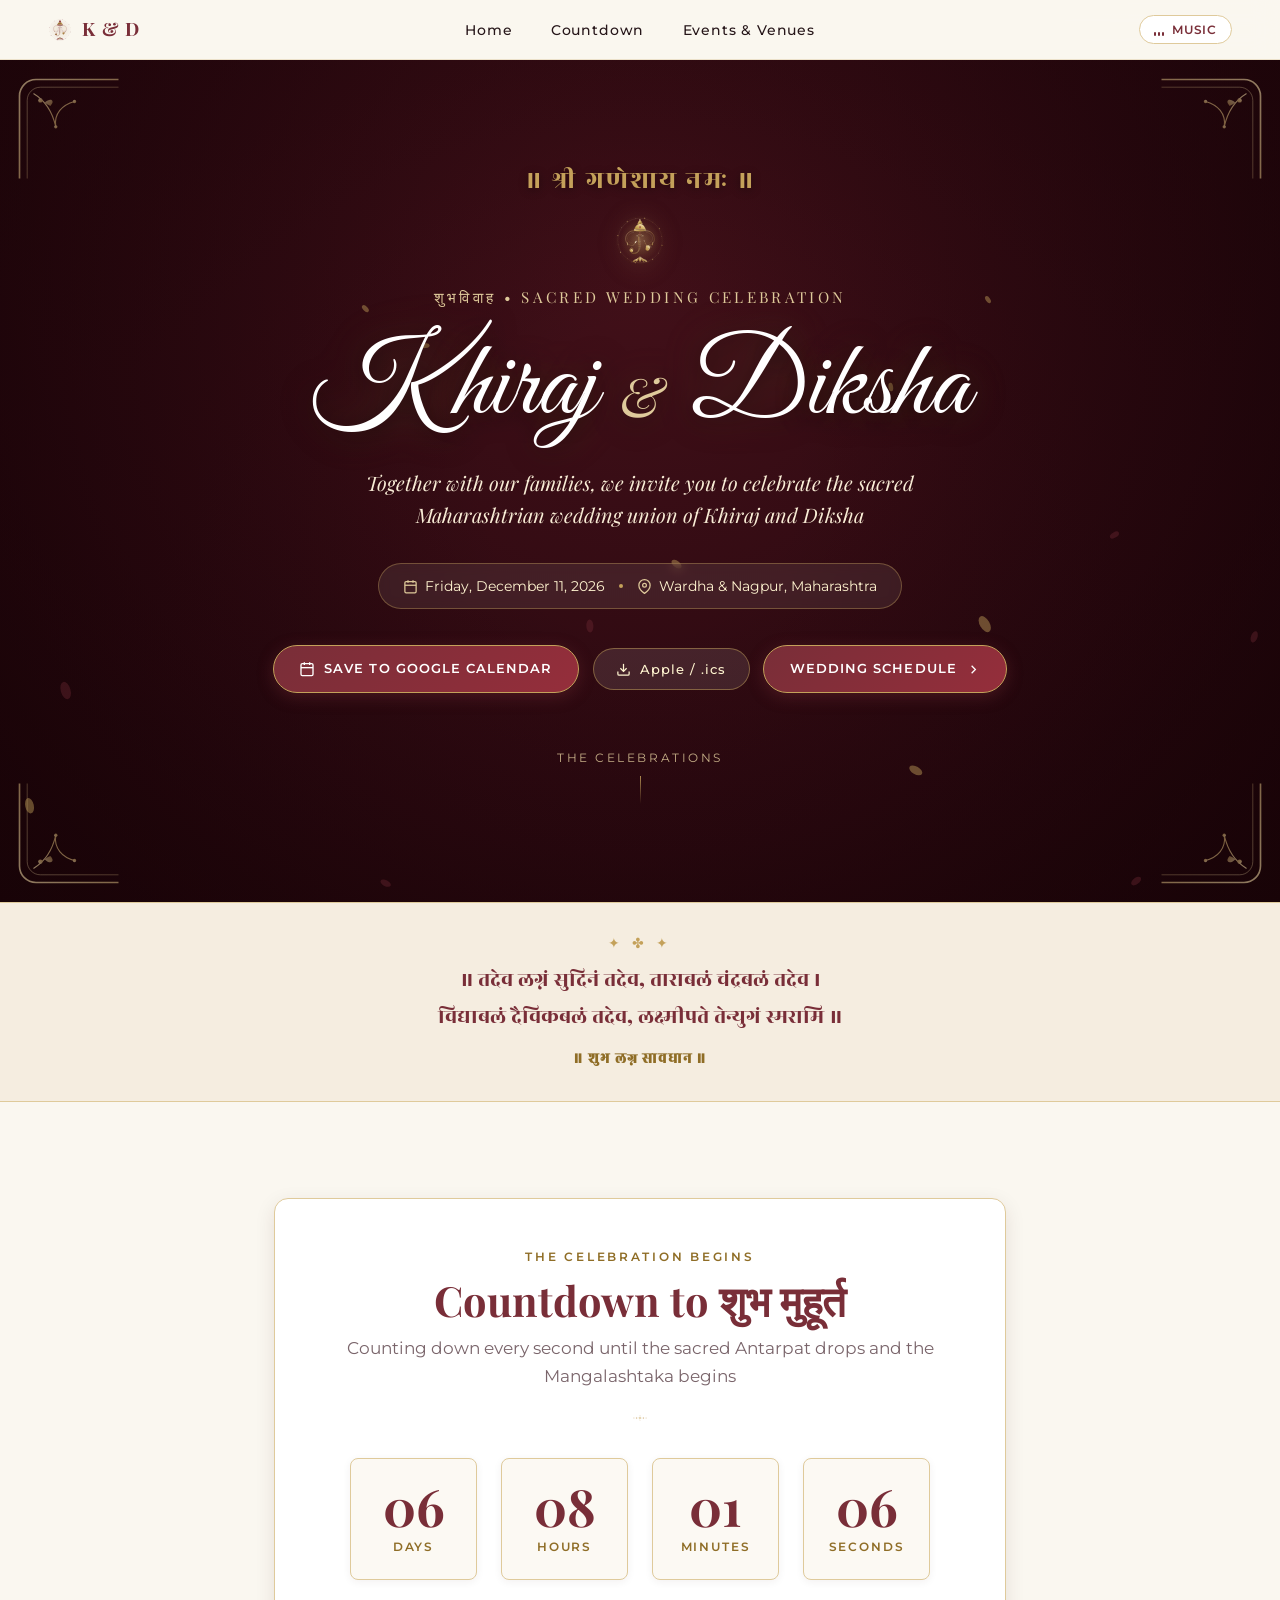
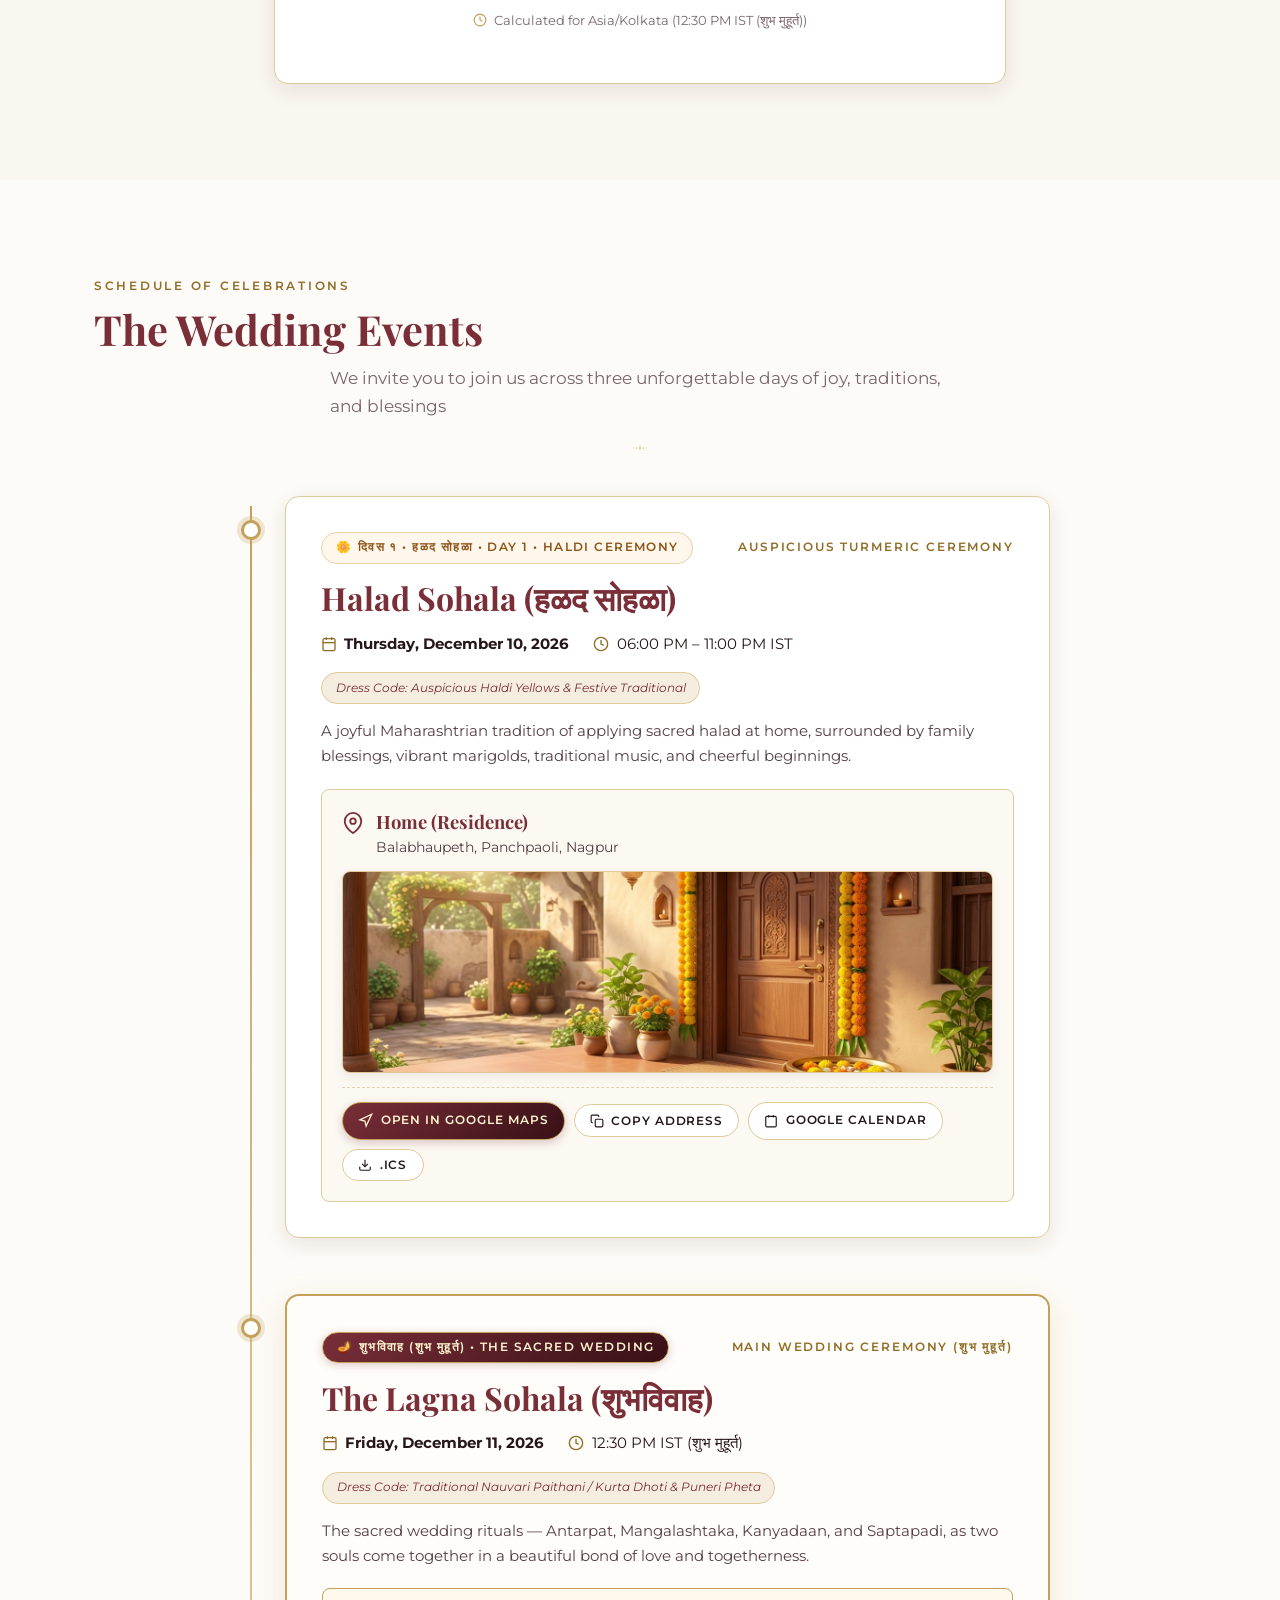
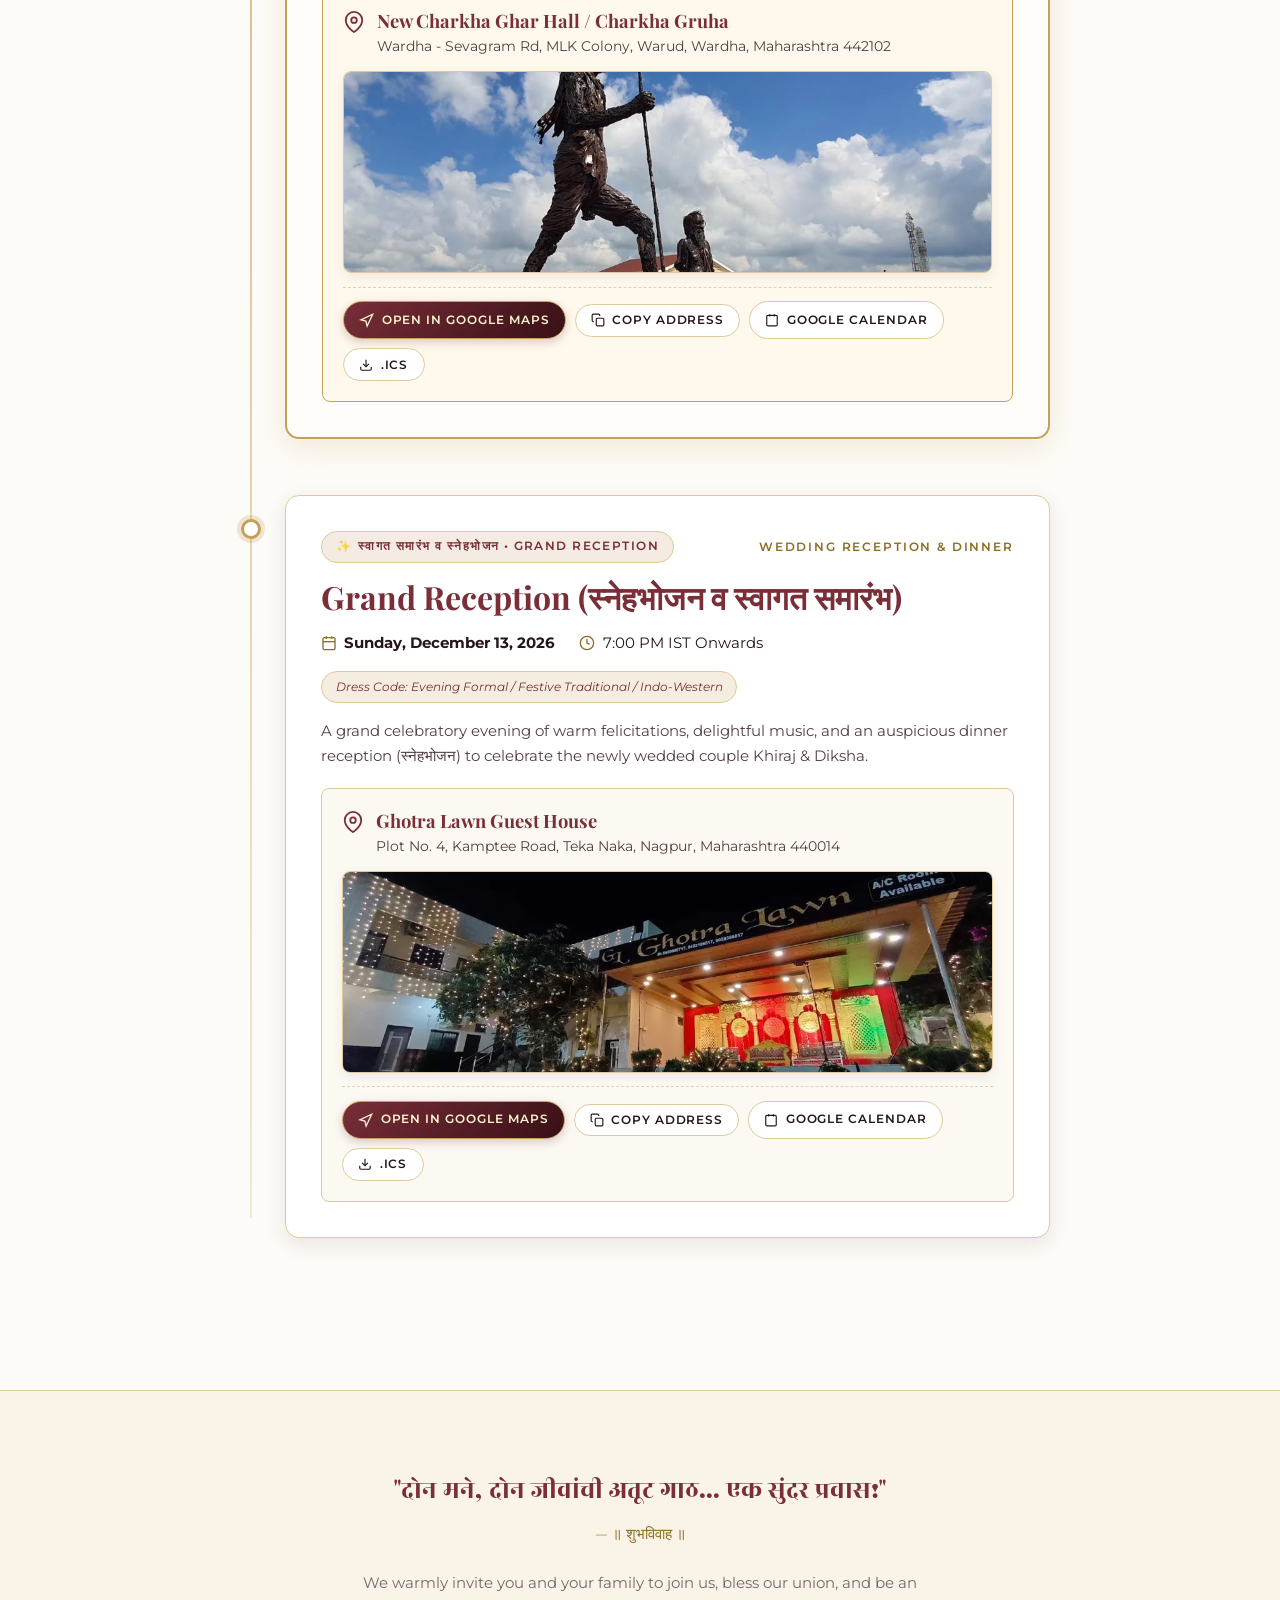
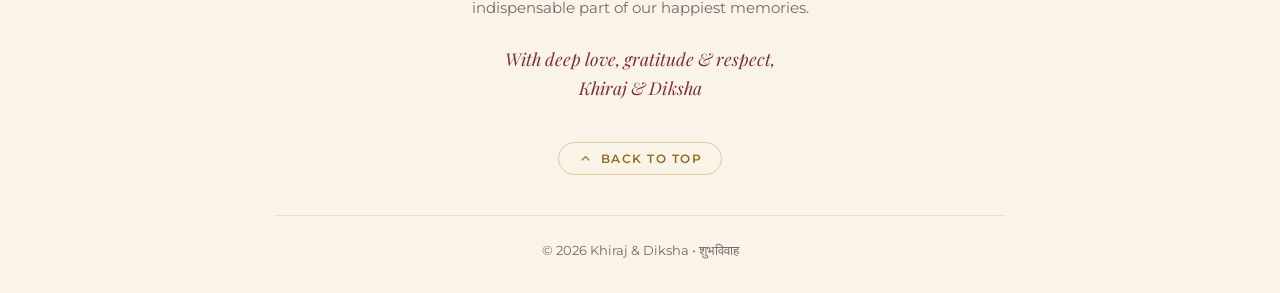
<file: index.html>
<!DOCTYPE html>
<html lang="en">
<head>
  <meta charset="UTF-8">
  <meta name="viewport" content="width=device-width, initial-scale=1.0, viewport-fit=cover">
  <!-- Primary Meta Tags -->
  <title>Khiraj &amp; Diksha — Wedding Invitation • शुभविवाह</title>
  <meta name="title" content="Khiraj &amp; Diksha — Wedding Invitation • शुभविवाह">
  <meta name="description" content="॥ श्री गणेशाय नमः ॥ Together with our families, Khiraj &amp; Diksha cordially invite you to celebrate our sacred wedding union on 10, 11 &amp; 13 December 2026. Click to explore wedding schedule, venues &amp; directions.">
  <meta name="theme-color" content="#26070E">
  <meta name="author" content="Khiraj &amp; Diksha">

  <!-- Open Graph / WhatsApp / Facebook / Telegram Sharing -->
  <meta property="og:type" content="website">
  <meta property="og:url" content="https://kdumredkar.github.io/kd-wedding/">
  <link rel="canonical" href="https://kdumredkar.github.io/kd-wedding/">
  <meta property="og:site_name" content="Khiraj &amp; Diksha Wedding">
  <meta property="og:title" content="Khiraj &amp; Diksha — Wedding Invitation • शुभविवाह">
  <meta property="og:description" content="॥ श्री गणेशाय नमः ॥ You are warmly invited to celebrate the wedding celebrations of Khiraj &amp; Diksha (10, 11 &amp; 13 Dec 2026). Tap to view invitation card, schedule &amp; venues.">
  <meta property="og:image" content="https://kdumredkar.github.io/kd-wedding/assets/images/og-wedding-invite.jpg?v=3">
  <meta property="og:image:secure_url" content="https://kdumredkar.github.io/kd-wedding/assets/images/og-wedding-invite.jpg?v=3">
  <meta property="og:image:type" content="image/jpeg">
  <meta property="og:image:width" content="1200">
  <meta property="og:image:height" content="630">
  <meta property="og:image:alt" content="Khiraj &amp; Diksha Royal Wedding Invitation Card">

  <!-- Twitter / X Card -->
  <meta name="twitter:card" content="summary_large_image">
  <meta name="twitter:title" content="Khiraj &amp; Diksha — Wedding Invitation • शुभविवाह">
  <meta name="twitter:description" content="॥ श्री गणेशाय नमः ॥ You are warmly invited to celebrate the wedding celebrations of Khiraj &amp; Diksha. Tap to view invitation card, schedule &amp; venues.">
  <meta name="twitter:image" content="https://kdumredkar.github.io/kd-wedding/assets/images/og-wedding-invite.jpg?v=3">

  <!-- Optimized Lightweight Google Fonts -->
  <link rel="preconnect" href="https://fonts.googleapis.com">
  <link rel="preconnect" href="https://fonts.gstatic.com" crossorigin>
  <link href="https://fonts.googleapis.com/css2?family=Great+Vibes&family=Montserrat:wght@400;500;600&family=Playfair+Display:wght@600;700&family=Rozha+One&display=swap" rel="stylesheet">

  <!-- Stylesheet -->
  <link rel="stylesheet" href="./css/styles.css">
</head>
<body>

  <!-- Auspicious Scroll Progress Bar (कंकण दोरा / Sacred Wedding Thread) -->
  <div id="scroll-progress-bar" class="scroll-progress-bar" aria-hidden="true"></div>

  <!-- Floating Petals & Golden Diya Embers Canvas -->
  <canvas id="petals-canvas" aria-hidden="true"></canvas>

  <!-- ================================================================
       2. STICKY NAVIGATION HEADER
       ================================================================ -->
  <header id="site-header" class="site-header" role="banner">
    <a href="#hero" class="header-monogram" aria-label="Return to top">
      <img src="./assets/images/ganpati-light.svg" class="header-monogram-crest crest-on-dark" alt="" aria-hidden="true">
      <img src="./assets/images/ganpati-dark.svg" class="header-monogram-crest crest-on-light" alt="" aria-hidden="true">
      <span id="nav-monogram">K &amp; D</span>
    </a>

    <nav aria-label="Primary Navigation">
      <ul class="nav-links">
        <li><a href="#hero" class="nav-link">Home</a></li>
        <li><a href="#countdown" class="nav-link">Countdown</a></li>
        <li><a href="#events" class="nav-link">Events &amp; Venues</a></li>
      </ul>
    </nav>

    <div class="header-actions">
      <!-- Music Toggle -->
      <button id="music-toggle" class="music-toggle-btn" type="button" aria-label="Toggle background music" title="Toggle background music">
        <div class="music-wave" aria-hidden="true">
          <span></span><span></span><span></span>
        </div>
        <span id="music-status-text">Music</span>
      </button>

      <!-- Mobile Hamburger Toggle -->
      <button id="mobile-menu-btn" class="mobile-nav-toggle" type="button" aria-expanded="false" aria-label="Toggle navigation menu">
        <svg width="22" height="22" viewBox="0 0 24 24" fill="none" stroke="currentColor" stroke-width="2" stroke-linecap="round" stroke-linejoin="round">
          <line x1="3" y1="12" x2="21" y2="12"></line>
          <line x1="3" y1="6" x2="21" y2="6"></line>
          <line x1="3" y1="18" x2="21" y2="18"></line>
        </svg>
      </button>
    </div>
  </header>

  <!-- Mobile Drawer Menu -->
  <div id="mobile-drawer" class="mobile-nav-drawer" role="dialog" aria-modal="true" aria-label="Mobile Navigation">
    <ul class="mobile-nav-list">
      <li><a href="#hero" class="mobile-nav-link">Home</a></li>
      <li><a href="#countdown" class="mobile-nav-link">Countdown</a></li>
      <li><a href="#events" class="mobile-nav-link">Events &amp; Venues</a></li>
    </ul>
  </div>

  <main id="main-content">
    <!-- ==============================================================
         3. CINEMATIC HERO SECTION
         ============================================================== -->
    <section id="hero" class="hero-section" aria-label="Hero Section">
      <div class="hero-bg-wrapper">
        <div class="hero-mandala-ambient" aria-hidden="true">
          <img src="./assets/illustrations/mandala-crest.svg" class="hero-mandala-bg" alt="" aria-hidden="true">
        </div>
      </div>
      <div class="hero-overlay" aria-hidden="true"></div>

      <!-- Royal Peshwai Paithani Corner Filigree Framing -->
      <div class="hero-corner-decorations" aria-hidden="true">
        <img src="./assets/images/floral-corner.svg" class="hero-corner hero-corner-tl" alt="">
        <img src="./assets/images/floral-corner.svg" class="hero-corner hero-corner-tr" alt="">
        <img src="./assets/images/floral-corner.svg" class="hero-corner hero-corner-bl" alt="">
        <img src="./assets/images/floral-corner.svg" class="hero-corner hero-corner-br" alt="">
      </div>

      <div class="hero-content">
        <!-- Auspicious Invocations -->
        <p id="hero-auspicious-header" class="hero-auspicious-text">॥ श्री गणेशाय नमः ॥</p>

        <!-- Sacred Lord Ganesha Auspicious Crest (Light on Dark Background) -->
        <img src="./assets/images/ganpati-light.svg" class="hero-crest" alt="Lord Ganesha Auspicious Blessing" aria-hidden="true">

        <p id="hero-tagline" class="hero-tagline">शुभविवाह • Sacred Wedding Celebration</p>

        <h1 id="hero-couple-names" class="hero-couple-names">
          <span id="hero-p1">Khiraj</span>
          <span class="hero-ampersand">&amp;</span>
          <span id="hero-p2">Diksha</span>
        </h1>

        <p id="hero-subtitle" class="hero-subtitle">
          Together with our families, we invite you to celebrate our sacred Maharashtrian wedding union
        </p>

        <!-- Date & Location Pills -->
        <div class="hero-details-row">
          <div class="hero-detail-item">
            <svg viewBox="0 0 24 24" fill="none" stroke="currentColor" stroke-width="2" aria-hidden="true">
              <rect x="3" y="4" width="18" height="18" rx="2" ry="2"/>
              <line x1="16" y1="2" x2="16" y2="6"/>
              <line x1="8" y1="2" x2="8" y2="6"/>
              <line x1="3" y1="10" x2="21" y2="10"/>
            </svg>
            <span id="hero-display-date">Friday, December 11, 2026</span>
          </div>
          <span class="hero-detail-dot" aria-hidden="true"></span>
          <div class="hero-detail-item">
            <svg viewBox="0 0 24 24" fill="none" stroke="currentColor" stroke-width="2" aria-hidden="true">
              <path d="M21 10c0 7-9 13-9 13s-9-6-9-13a9 9 0 0 1 18 0z"/>
              <circle cx="12" cy="10" r="3"/>
            </svg>
            <span id="hero-location-city">Wardha &amp; Nagpur, Maharashtra</span>
          </div>
        </div>

        <!-- Call to Action Buttons -->
        <div class="hero-actions">
          <!-- Google Calendar (1-tap on mobile phones) -->
          <a id="btn-hero-google-cal" href="https://calendar.google.com/calendar/render?action=TEMPLATE&text=Khiraj%20%26%20Diksha%27s%20Wedding%20(Lagna%20Sohala)&dates=20261211T070000Z/20261211T120000Z&details=%E0%A5%A5%20%E0%A4%B6%E0%A5%8D%E0%A4%B0%E0%A5%80%20%E0%A4%97%E0%A4%A3%E0%A5%87%E0%A4%B6%E0%A4%BE%E0%A4%AF%20%E0%A4%A8%E0%A4%AE%E0%A5%87%20%E0%A5%A5%0A%0AThe%20sacred%20Maharashtrian%20wedding%20celebration%20of%20Khiraj%20%26%20Diksha.%0AVenue%3A%20New%20Charkha%20Ghar%20Hall%2C%20Wardha.%0ALocation%20Map%3A%20https%3A%2F%2Fmaps.app.goo.gl%2FWdgeZRBRgTag9Y8R6&location=New%20Charkha%20Ghar%20Hall%20%2F%20Charkha%20Gruha%2C%20Wardha%20-%20Sevagram%20Rd%2C%20MLK%20Colony%2C%20Warud%2C%20Wardha%2C%20Maharashtra%20442102" target="_blank" rel="noopener noreferrer" class="btn-google-cal shimmer-foil">
            <svg width="16" height="16" viewBox="0 0 24 24" fill="none" stroke="currentColor" stroke-width="2" aria-hidden="true">
              <rect x="3" y="4" width="18" height="18" rx="2" ry="2"/>
              <line x1="16" y1="2" x2="16" y2="6"/>
              <line x1="8" y1="2" x2="8" y2="6"/>
              <line x1="3" y1="10" x2="21" y2="10"/>
            </svg>
            <span>Save to Google Calendar</span>
          </a>

          <!-- Apple Calendar (.ics) -->
          <button id="btn-hero-save-cal" class="btn-secondary" type="button" title="Download .ics for Apple / Outlook Calendar">
            <svg width="15" height="15" viewBox="0 0 24 24" fill="none" stroke="currentColor" stroke-width="2" aria-hidden="true">
              <path d="M21 15v4a2 2 0 0 1-2 2H5a2 2 0 0 1-2-2v-4"/>
              <polyline points="7 10 12 15 17 10"/>
              <line x1="12" y1="15" x2="12" y2="3"/>
            </svg>
            <span>Apple / .ics</span>
          </button>

          <a href="#events" class="btn-primary shimmer-foil">
            <span>Wedding Schedule</span>
            <svg width="15" height="15" viewBox="0 0 24 24" fill="none" stroke="currentColor" stroke-width="2" aria-hidden="true">
              <polyline points="9 18 15 12 9 6"/>
            </svg>
          </a>
        </div>
      </div>

      <!-- Animated Scroll Indicator -->
      <a href="#countdown" class="hero-scroll-indicator" aria-label="Scroll to wedding celebrations">
        <span class="hero-scroll-text">The Celebrations</span>
        <div class="scroll-line" aria-hidden="true"></div>
      </a>
    </section>

    <!-- ==============================================================
         3.5 AUSPICIOUS MANGALASHTAKA RIBBON
         ============================================================== -->
    <aside class="mangalashtaka-ribbon" aria-label="Auspicious Wedding Mangalashtaka Shloka">
      <div class="container-narrow">
        <div class="mangalashtaka-card reveal-on-scroll">
          <div class="mangalashtaka-crest-icon" aria-hidden="true">✦ ✤ ✦</div>
          <p class="mangalashtaka-shloka">
            ॥ तदेव लग्नं सुदिनं तदेव, ताराबलं चंद्रबलं तदेव ।<br class="shloka-br">
            विद्याबलं दैविकबलं तदेव, लक्ष्मीपते तेन्युगं स्मरामि ॥
          </p>
          <div class="mangalashtaka-subtag">
            <span>॥ शुभ लग्न सावधान ॥</span>
          </div>
        </div>
      </div>
    </aside>

    <!-- ==============================================================
         4. LIVE COUNTDOWN SECTION
         ============================================================== -->
    <section id="countdown" class="section-spacing countdown-section" aria-label="Wedding Countdown">
      <div class="container-narrow">
        <div class="countdown-box-wrapper reveal-on-scroll">
          <div class="section-header" style="margin-bottom: 2rem;">
            <p class="section-eyebrow">The Celebration Begins</p>
            <h2 id="countdown-title" class="section-title">Counting Down the Moments</h2>
            <p id="countdown-subtitle" class="section-subtitle">Until we hold hands and say 'I Do'</p>
            <img src="./assets/images/botanical-divider.svg" class="botanical-divider" alt="" aria-hidden="true">
          </div>

          <!-- Active Countdown Grid -->
          <div id="countdown-grid" class="countdown-grid" role="timer" aria-live="polite">
            <div class="countdown-unit">
              <div class="countdown-card shimmer-foil">
                <div id="count-days" class="countdown-number">00</div>
                <div class="countdown-label">Days</div>
              </div>
            </div>
            <div class="countdown-unit">
              <div class="countdown-card shimmer-foil">
                <div id="count-hours" class="countdown-number">00</div>
                <div class="countdown-label">Hours</div>
              </div>
            </div>
            <div class="countdown-unit">
              <div class="countdown-card shimmer-foil">
                <div id="count-minutes" class="countdown-number">00</div>
                <div class="countdown-label">Minutes</div>
              </div>
            </div>
            <div class="countdown-unit">
              <div class="countdown-card shimmer-foil">
                <div id="count-seconds" class="countdown-number">00</div>
                <div class="countdown-label">Seconds</div>
              </div>
            </div>
          </div>

          <!-- Celebratory Zero-state Message -->
          <div id="countdown-celebration" class="countdown-celebration" aria-live="assertive">
            <h3 class="celebration-title">✨ Today is the Day! ✨</h3>
            <p id="countdown-celebration-text" class="celebration-text">Happily Ever After Begins Now.</p>
          </div>

          <div class="countdown-timezone-note">
            <svg viewBox="0 0 24 24" fill="none" stroke="currentColor" stroke-width="2" aria-hidden="true">
              <circle cx="12" cy="12" r="10"/>
              <polyline points="12 6 12 12 16 14"/>
            </svg>
            <span id="countdown-tz-label">Calculated for Pacific Daylight Time (PDT)</span>
          </div>
        </div>
      </div>
    </section>

    <!-- ==============================================================
         5. WEDDING EVENTS TIMELINE SECTION
         ============================================================== -->
    <section id="events" class="section-spacing events-section" aria-label="Wedding Events Schedule">
      <div class="container">
        <div class="section-header reveal-on-scroll">
          <p class="section-eyebrow">Schedule of Celebrations</p>
          <h2 class="section-title">The Wedding Events</h2>
          <p class="section-subtitle">We invite you to join us across three unforgettable days of joy, traditions, and blessings</p>
          <img src="./assets/images/botanical-divider.svg" class="botanical-divider" alt="" aria-hidden="true">
        </div>

        <div id="events-timeline-container" class="timeline-container">
          <!-- Dynamic timeline cards populated by main.js -->
        </div>
      </div>
    </section>

    <!-- ==============================================================
         9. CLOSING SECTION & FOOTER
         ============================================================== -->
    <section class="closing-section" aria-label="Closing Thoughts">
      <div class="container-narrow">
        <blockquote class="closing-quote" id="closing-quote">
          "दोन मने, दोन जीवांची अतूट गाठ... एक सुंदर प्रवास!"
        </blockquote>
        <p class="closing-author" id="closing-author">— ॥ शुभविवाह ॥</p>

        <p class="closing-message" id="closing-message">
          We warmly invite you and your family to join us, bless our union, and be an indispensable part of our happiest memories.
        </p>

        <p class="closing-signature" id="closing-signature">
          With deep love, gratitude &amp; respect,<br>Khiraj &amp; Diksha
        </p>

        <button id="btn-back-to-top" class="btn-back-to-top" type="button" aria-label="Scroll back to top">
          <svg width="15" height="15" viewBox="0 0 24 24" fill="none" stroke="currentColor" stroke-width="2" aria-hidden="true">
            <polyline points="18 15 12 9 6 15"/>
          </svg>
          <span>Back to Top</span>
        </button>

        <footer class="site-footer">
          <p id="footer-text">&copy; 2026 Khiraj &amp; Diksha • शुभविवाह</p>
        </footer>
      </div>
    </section>
  </main>

  <!-- Toast Notification Bar -->
  <div id="toast-notification" class="toast-notification" role="status" aria-live="polite">
    <svg width="18" height="18" viewBox="0 0 24 24" fill="none" stroke="#DFCA9B" stroke-width="2" aria-hidden="true">
      <path d="M22 11.08V12a10 10 0 1 1-5.93-9.14"/>
      <polyline points="22 4 12 14.01 9 11.01"/>
    </svg>
    <span id="toast-message">Address copied to clipboard!</span>
  </div>

  <!-- Background Audio Player (Invisible Element) -->
  <audio id="bg-audio" preload="none"></audio>

  <!-- JavaScript Modules -->
  <script src="./js/config.js"></script>
  <script src="./js/main.js"></script>
</body>
</html>
</file>
<file: css/styles.css>
/* ===================================================================
   💍 KHIRAJ & DIKSHA — MAHARASHTRIAN WEDDING CELEBRATION
   ===================================================================
   Ultra-Lightweight, High-Performance Fine-Art Wedding Stylesheet
   Zero bloat, zero unused CSS, 100% responsive & accessible.
   =================================================================== */

:root {
  /* Royal Peshwai Color Palette */
  --color-maroon: #792E38;
  --color-maroon-dark: #381016;
  --color-maroon-deep: #25070D;
  --color-maroon-light: #9B3B48;

  --color-gold: #C4A15A;
  --color-gold-light: #DFCA9B;
  --color-gold-dark: #8F6D26;
  --color-gold-shimmer: #FFF4D0;

  --color-ivory: #FAF7F0;
  --color-ivory-warm: #FAF4E8;
  --color-champagne: #F5EDE0;
  --color-champagne-light: #FCF9F3;
  --color-border-gold: #DFCA9B;

  --color-text-dark: #261619;
  --color-text-body: #543E44;
  --color-text-muted: #7A656B;
  --color-white: #FFFFFF;

  /* Typography */
  --font-devanagari: 'Rozha One', 'Noto Serif Devanagari', serif;
  --font-serif: 'Playfair Display', Georgia, serif;
  --font-sans: 'Montserrat', -apple-system, BlinkMacSystemFont, 'Segoe UI', Roboto, sans-serif;
  --font-couple: 'Great Vibes', cursive;

  /* Layout & Radii */
  --radius-sm: 8px;
  --radius-md: 14px;
  --radius-lg: 20px;
  --radius-full: 999px;

  /* Elevation Shadows */
  --shadow-sm: 0 2px 8px rgba(56, 16, 22, 0.06);
  --shadow-md: 0 6px 20px rgba(56, 16, 22, 0.1);
  --shadow-lg: 0 12px 36px rgba(56, 16, 22, 0.14);
  --shadow-gold: 0 4px 18px rgba(196, 161, 90, 0.25);

  --transition-quick: 0.22s cubic-bezier(0.4, 0, 0.2, 1);
  --transition-smooth: 0.35s cubic-bezier(0.4, 0, 0.2, 1);
}

/* -------------------------------------------------------------------
   1. Reset & Global Styles
   ------------------------------------------------------------------- */
*, *::before, *::after {
  box-sizing: border-box;
  margin: 0;
  padding: 0;
}

html {
  scroll-behavior: smooth;
  font-size: 16px;
  -webkit-text-size-adjust: 100%;
}

body {
  background-color: var(--color-ivory);
  background-image: 
    radial-gradient(circle at 10% 20%, rgba(196, 161, 90, 0.05) 0%, transparent 40%),
    radial-gradient(circle at 90% 80%, rgba(121, 46, 56, 0.05) 0%, transparent 40%);
  color: var(--color-text-body);
  font-family: var(--font-sans);
  font-weight: 400;
  line-height: 1.65;
  overflow-x: hidden;
  position: relative;
  min-height: 100vh;
}

img, svg {
  display: block;
  max-width: 100%;
}

a {
  color: inherit;
  text-decoration: none;
}

button {
  font-family: inherit;
  border: none;
  background: none;
  cursor: pointer;
}

.container {
  width: 100%;
  max-width: 1140px;
  margin: 0 auto;
  padding: 0 1.5rem;
}

.container-narrow {
  width: 100%;
  max-width: 780px;
  margin: 0 auto;
  padding: 0 1.5rem;
}

.section-spacing {
  padding: clamp(3.5rem, 8vw, 6rem) 0;
}

/* -------------------------------------------------------------------
   2. Auspicious Scroll Progress Bar
   ------------------------------------------------------------------- */
.scroll-progress-bar {
  position: fixed;
  top: 0;
  left: 0;
  height: 3px;
  width: 0%;
  background: linear-gradient(90deg, var(--color-maroon), var(--color-gold), #FFF4D0);
  z-index: 1000;
  box-shadow: 0 0 10px rgba(196, 161, 90, 0.6);
  transition: width 0.1s linear;
}

/* Floating Petals Canvas */
#petals-canvas {
  position: fixed;
  top: 0;
  left: 0;
  width: 100%;
  height: 100%;
  pointer-events: none;
  z-index: 2;
}

/* -------------------------------------------------------------------
   3. Sticky Navigation Header
   ------------------------------------------------------------------- */
.site-header {
  position: sticky;
  top: 0;
  left: 0;
  right: 0;
  z-index: 100;
  display: flex;
  align-items: center;
  justify-content: space-between;
  padding: 0.9rem clamp(1.2rem, 4vw, 3rem);
  background: rgba(250, 247, 240, 0.94);
  backdrop-filter: blur(12px);
  -webkit-backdrop-filter: blur(12px);
  border-bottom: 1px solid rgba(196, 161, 90, 0.25);
  transition: var(--transition-quick);
}

.site-header.scrolled {
  box-shadow: 0 4px 20px rgba(56, 16, 22, 0.08);
}

.header-monogram {
  display: flex;
  align-items: center;
  gap: 0.6rem;
  font-family: var(--font-serif);
  font-size: 1.15rem;
  font-weight: 700;
  color: var(--color-maroon);
  letter-spacing: 0.08em;
}

.header-monogram-crest {
  width: 24px;
  height: 24px;
}

.crest-on-dark { display: none; }
.crest-on-light { display: block; }

.nav-links {
  display: flex;
  align-items: center;
  gap: clamp(1rem, 2.5vw, 2.2rem);
  list-style: none;
}

.nav-link {
  font-size: 0.85rem;
  font-weight: 500;
  letter-spacing: 0.06em;
  color: var(--color-text-dark);
  padding: 0.35rem 0.2rem;
  position: relative;
  transition: var(--transition-quick);
}

.nav-link::after {
  content: '';
  position: absolute;
  bottom: 0;
  left: 0;
  width: 0%;
  height: 2px;
  background: var(--color-gold);
  transition: var(--transition-quick);
}

.nav-link:hover {
  color: var(--color-maroon);
}

.nav-link:hover::after {
  width: 100%;
}

.header-actions {
  display: flex;
  align-items: center;
  gap: 0.75rem;
}

/* Music Toggle Pill */
.music-toggle-btn {
  display: inline-flex;
  align-items: center;
  gap: 0.5rem;
  padding: 0.4rem 0.85rem;
  border-radius: var(--radius-full);
  border: 1px solid var(--color-border-gold);
  background: var(--color-white);
  color: var(--color-maroon);
  font-size: 0.75rem;
  font-weight: 600;
  letter-spacing: 0.08em;
  text-transform: uppercase;
  transition: var(--transition-quick);
}

.music-toggle-btn:hover {
  background: var(--color-champagne);
  border-color: var(--color-gold);
}

.music-wave {
  display: flex;
  align-items: flex-end;
  gap: 2px;
  height: 12px;
}

.music-wave span {
  width: 2px;
  height: 4px;
  background: var(--color-maroon);
  border-radius: 1px;
}

.music-toggle-btn.playing .music-wave span:nth-child(1) { animation: wave 0.8s infinite ease-in-out; }
.music-toggle-btn.playing .music-wave span:nth-child(2) { animation: wave 0.8s 0.2s infinite ease-in-out; }
.music-toggle-btn.playing .music-wave span:nth-child(3) { animation: wave 0.8s 0.4s infinite ease-in-out; }

@keyframes wave {
  0%, 100% { height: 4px; }
  50% { height: 12px; }
}

.mobile-nav-toggle {
  display: none;
  padding: 0.35rem;
  color: var(--color-maroon);
}

/* Mobile Drawer */
.mobile-nav-drawer {
  display: none;
  position: fixed;
  top: 57px;
  left: 0;
  right: 0;
  background: rgba(250, 247, 240, 0.98);
  backdrop-filter: blur(14px);
  padding: 1.5rem;
  border-bottom: 1px solid var(--color-border-gold);
  box-shadow: var(--shadow-md);
  z-index: 99;
}

.mobile-nav-drawer.open {
  display: block;
}

.mobile-nav-list {
  list-style: none;
  display: flex;
  flex-direction: column;
  gap: 1rem;
}

.mobile-nav-link {
  font-size: 1rem;
  font-weight: 500;
  color: var(--color-text-dark);
}

/* -------------------------------------------------------------------
   4. Royal Hero Section
   ------------------------------------------------------------------- */
.hero-section {
  position: relative;
  min-height: calc(100vh - 58px);
  display: flex;
  flex-direction: column;
  align-items: center;
  justify-content: center;
  padding: 3.5rem 1.5rem;
  text-align: center;
  background: 
    radial-gradient(circle at 50% 25%, #421019 0%, #29080F 65%, #180307 100%);
  color: var(--color-white);
  overflow: hidden;
}

.hero-overlay {
  position: absolute;
  inset: 0;
  background: radial-gradient(circle at 50% 50%, transparent 20%, rgba(24, 3, 7, 0.6) 100%);
  pointer-events: none;
}

.hero-corner-decorations {
  position: absolute;
  inset: 0;
  pointer-events: none;
}

.hero-corner {
  position: absolute;
  width: clamp(65px, 10vw, 110px);
  opacity: 0.6;
}

.hero-corner-tl { top: 14px; left: 14px; }
.hero-corner-tr { top: 14px; right: 14px; transform: scaleX(-1); }
.hero-corner-bl { bottom: 14px; left: 14px; transform: scaleY(-1); }
.hero-corner-br { bottom: 14px; right: 14px; transform: scale(-1); }

.hero-content {
  position: relative;
  z-index: 3;
  max-width: 780px;
  margin: 0 auto;
}

.hero-auspicious-text {
  font-family: var(--font-devanagari);
  font-size: clamp(1.2rem, 3vw, 1.7rem);
  color: var(--color-gold);
  letter-spacing: 0.08em;
  margin-bottom: 0.75rem;
  text-shadow: 0 2px 10px rgba(0, 0, 0, 0.4);
}

.hero-crest {
  width: 52px;
  height: 52px;
  margin: 0 auto 1.1rem auto;
  filter: drop-shadow(0 2px 12px rgba(196, 161, 90, 0.6));
}

.hero-tagline {
  font-family: var(--font-serif);
  font-size: clamp(0.78rem, 2vw, 0.95rem);
  letter-spacing: 0.22em;
  text-transform: uppercase;
  color: var(--color-gold-light);
  margin-bottom: 1.25rem;
}

.hero-couple-names {
  font-family: var(--font-couple);
  font-size: clamp(3.8rem, 11vw, 6.8rem);
  font-weight: 400;
  line-height: 1.08;
  color: #FFFFFF;
  margin-bottom: 1.25rem;
  text-shadow: 0 4px 25px rgba(0, 0, 0, 0.6), 0 0 40px rgba(196, 161, 90, 0.3);
}

.hero-couple-names .hero-ampersand {
  font-family: var(--font-serif);
  font-style: italic;
  font-size: clamp(2rem, 5vw, 3.4rem);
  color: var(--color-gold-light);
  margin: 0 0.35rem;
  vertical-align: middle;
}

.hero-subtitle {
  font-family: var(--font-serif);
  font-size: clamp(1.02rem, 2.3vw, 1.25rem);
  font-style: italic;
  color: #F8ECD5;
  margin-bottom: 2rem;
  line-height: 1.6;
  max-width: 620px;
  margin-left: auto;
  margin-right: auto;
}

.hero-details-row {
  display: inline-flex;
  align-items: center;
  justify-content: center;
  gap: 0.85rem;
  padding: 0.65rem 1.5rem;
  background: rgba(255, 255, 255, 0.08);
  border: 1px solid rgba(196, 161, 90, 0.4);
  border-radius: var(--radius-full);
  margin-bottom: 2.25rem;
  backdrop-filter: blur(6px);
}

.hero-detail-item {
  display: flex;
  align-items: center;
  gap: 0.45rem;
  font-size: 0.88rem;
  color: var(--color-gold-shimmer);
}

.hero-detail-item svg {
  width: 15px;
  height: 15px;
  color: var(--color-gold-light);
}

.hero-detail-dot {
  width: 4px;
  height: 4px;
  border-radius: 50%;
  background: var(--color-gold);
}

.hero-actions {
  display: flex;
  flex-wrap: wrap;
  gap: 0.85rem;
  justify-content: center;
  align-items: center;
}

.btn-google-cal, .btn-primary {
  display: inline-flex;
  align-items: center;
  gap: 0.55rem;
  padding: 0.75rem 1.6rem;
  background: linear-gradient(135deg, var(--color-maroon) 0%, #952E3B 100%);
  color: #FFFFFF;
  border: 1px solid var(--color-gold);
  border-radius: var(--radius-full);
  font-size: 0.82rem;
  font-weight: 600;
  letter-spacing: 0.08em;
  text-transform: uppercase;
  box-shadow: 0 4px 16px rgba(121, 46, 56, 0.4);
  transition: var(--transition-quick);
}

.btn-google-cal:hover, .btn-primary:hover {
  transform: translateY(-2px);
  box-shadow: 0 6px 22px rgba(196, 161, 90, 0.35);
  background: linear-gradient(135deg, #8B333F 0%, #A63A48 100%);
}

.btn-secondary {
  display: inline-flex;
  align-items: center;
  gap: 0.55rem;
  padding: 0.75rem 1.4rem;
  background: rgba(255, 255, 255, 0.1);
  color: #FFF4D0;
  border: 1px solid rgba(196, 161, 90, 0.5);
  border-radius: var(--radius-full);
  font-size: 0.82rem;
  font-weight: 500;
  letter-spacing: 0.08em;
  transition: var(--transition-quick);
}

.btn-secondary:hover {
  background: rgba(255, 255, 255, 0.2);
  border-color: var(--color-gold);
  color: #FFFFFF;
  transform: translateY(-2px);
}

.hero-scroll-indicator {
  margin-top: 3.5rem;
  display: flex;
  flex-direction: column;
  align-items: center;
  gap: 0.5rem;
  color: var(--color-gold-light);
  opacity: 0.85;
  transition: var(--transition-quick);
}

.hero-scroll-indicator:hover {
  opacity: 1;
}

.hero-scroll-text {
  font-size: 0.72rem;
  letter-spacing: 0.22em;
  text-transform: uppercase;
}

.scroll-line {
  width: 1px;
  height: 28px;
  background: linear-gradient(180deg, var(--color-gold) 0%, transparent 100%);
  animation: scrollDown 2s infinite ease-in-out;
}

@keyframes scrollDown {
  0% { transform: scaleY(0); transform-origin: top; }
  50% { transform: scaleY(1); transform-origin: top; }
  50.1% { transform: scaleY(1); transform-origin: bottom; }
  100% { transform: scaleY(0); transform-origin: bottom; }
}

/* -------------------------------------------------------------------
   5. Auspicious Mangalashtaka Ribbon
   ------------------------------------------------------------------- */
.mangalashtaka-ribbon {
  background: var(--color-champagne);
  border-top: 1px solid var(--color-border-gold);
  border-bottom: 1px solid var(--color-border-gold);
  padding: 1.8rem 1rem;
  text-align: center;
}

.mangalashtaka-card {
  max-width: 680px;
  margin: 0 auto;
}

.mangalashtaka-crest-icon {
  color: var(--color-gold);
  font-size: 0.85rem;
  margin-bottom: 0.5rem;
  letter-spacing: 0.3em;
}

.mangalashtaka-shloka {
  font-family: var(--font-devanagari);
  font-size: clamp(1.05rem, 2.6vw, 1.35rem);
  color: var(--color-maroon);
  line-height: 1.7;
  margin-bottom: 0.6rem;
}

.mangalashtaka-subtag span {
  display: inline-block;
  font-family: var(--font-devanagari);
  font-size: 0.95rem;
  color: var(--color-gold-dark);
  font-weight: 600;
  letter-spacing: 0.08em;
}

/* -------------------------------------------------------------------
   6. Live Countdown Timer Section
   ------------------------------------------------------------------- */
.countdown-section {
  background-color: var(--color-ivory);
  text-align: center;
}

.section-header {
  margin-bottom: 2.5rem;
}

.section-eyebrow {
  font-size: 0.78rem;
  font-weight: 600;
  letter-spacing: 0.22em;
  text-transform: uppercase;
  color: var(--color-gold-dark);
  margin-bottom: 0.4rem;
}

.section-title {
  font-family: var(--font-serif);
  font-size: clamp(1.8rem, 4vw, 2.6rem);
  font-weight: 700;
  color: var(--color-maroon);
  line-height: 1.25;
  margin-bottom: 0.6rem;
}

.section-subtitle {
  font-size: clamp(0.92rem, 2vw, 1.05rem);
  color: var(--color-text-muted);
  max-width: 620px;
  margin: 0 auto 1.2rem auto;
}

.botanical-divider {
  width: 90px;
  height: 16px;
  margin: 0 auto;
  opacity: 0.85;
}

.countdown-box-wrapper {
  background: var(--color-white);
  border: 1px solid var(--color-border-gold);
  border-radius: var(--radius-md);
  padding: clamp(2rem, 5vw, 3rem) clamp(1rem, 4vw, 2.5rem);
  box-shadow: var(--shadow-md);
}

.countdown-grid {
  display: grid;
  grid-template-columns: repeat(4, 1fr);
  gap: clamp(0.6rem, 2vw, 1.5rem);
  max-width: 580px;
  margin: 0 auto 1.8rem auto;
}

.countdown-card {
  background: var(--color-champagne-light);
  border: 1px solid var(--color-border-gold);
  border-radius: var(--radius-sm);
  padding: clamp(0.9rem, 2vw, 1.4rem) 0.5rem;
  box-shadow: var(--shadow-sm);
  transition: transform var(--transition-quick);
}

.countdown-card:hover {
  transform: translateY(-2px);
  border-color: var(--color-gold);
}

.countdown-number {
  font-family: var(--font-serif);
  font-size: clamp(2rem, 5vw, 3.2rem);
  font-weight: 700;
  line-height: 1;
  color: var(--color-maroon);
  margin-bottom: 0.35rem;
}

.countdown-label {
  font-size: 0.72rem;
  font-weight: 600;
  letter-spacing: 0.16em;
  text-transform: uppercase;
  color: var(--color-gold-dark);
}

.countdown-celebration {
  display: none;
  padding: 1.5rem;
  background: var(--color-champagne);
  border-radius: var(--radius-sm);
  margin-bottom: 1.5rem;
}

.countdown-celebration.active {
  display: block;
}

.celebration-title {
  font-family: var(--font-serif);
  font-size: 1.6rem;
  color: var(--color-maroon);
  margin-bottom: 0.4rem;
}

.countdown-timezone-note {
  display: inline-flex;
  align-items: center;
  gap: 0.45rem;
  font-size: 0.8rem;
  color: var(--color-text-muted);
}

.countdown-timezone-note svg {
  width: 14px;
  height: 14px;
  color: var(--color-gold);
}

/* -------------------------------------------------------------------
   7. Wedding Events Timeline & Integrated Venue Cards
   ------------------------------------------------------------------- */
.events-section {
  background: #FDFBF7;
}

.timeline-container {
  position: relative;
  max-width: 820px;
  margin: 0 auto;
}

.timeline-container::before {
  content: '';
  position: absolute;
  top: 10px;
  bottom: 20px;
  left: 20px;
  width: 2px;
  background: linear-gradient(180deg, var(--color-gold), rgba(196, 161, 90, 0.2));
}

.timeline-event-card {
  position: relative;
  padding-left: 55px;
  margin-bottom: clamp(2.5rem, 5vw, 3.5rem);
}

.timeline-node {
  position: absolute;
  top: 24px;
  left: 11px;
  width: 20px;
  height: 20px;
  border-radius: 50%;
  background: var(--color-white);
  border: 3px solid var(--color-gold);
  box-shadow: 0 0 0 4px rgba(196, 161, 90, 0.25);
}

.event-card-inner {
  background: var(--color-white);
  border: 1px solid var(--color-border-gold);
  border-radius: var(--radius-md);
  padding: clamp(1.4rem, 4vw, 2.2rem);
  box-shadow: var(--shadow-md);
  transition: transform var(--transition-quick), box-shadow var(--transition-quick);
}

.event-card-inner:hover {
  transform: translateY(-3px);
  box-shadow: var(--shadow-lg);
}

.featured-lagna-card {
  border: 2px solid var(--color-gold);
  background: #FFFDF9;
  box-shadow: 0 8px 30px rgba(196, 161, 90, 0.2);
}

.event-header-badge-row {
  display: flex;
  align-items: center;
  justify-content: space-between;
  gap: 0.6rem;
  flex-wrap: wrap;
  margin-bottom: 0.9rem;
}

.event-day-pill {
  display: inline-flex;
  align-items: center;
  gap: 0.35rem;
  font-size: 0.74rem;
  font-weight: 600;
  letter-spacing: 0.12em;
  text-transform: uppercase;
  padding: 0.32rem 0.85rem;
  border-radius: var(--radius-full);
}

.badge-day-1 {
  background: #FFF7EB;
  color: #8E5419;
  border: 1px solid #EAD1A6;
}

.badge-day-main {
  background: linear-gradient(135deg, var(--color-maroon) 0%, var(--color-maroon-dark) 100%);
  color: #FFF4D0;
  border: 1px solid var(--color-gold);
  box-shadow: 0 2px 8px rgba(121, 46, 56, 0.25);
}

.badge-day-2 {
  background: #F4EBE3;
  color: var(--color-maroon);
  border: 1px solid #DFCA9B;
}

.event-type-badge {
  font-size: 0.72rem;
  font-weight: 600;
  letter-spacing: 0.16em;
  text-transform: uppercase;
  color: var(--color-gold-dark);
}

.event-name {
  font-family: var(--font-serif);
  font-size: clamp(1.5rem, 3.2vw, 2rem);
  font-weight: 700;
  color: var(--color-maroon);
  line-height: 1.25;
  margin-bottom: 0.85rem;
}

.event-meta-list {
  display: flex;
  flex-wrap: wrap;
  gap: 0.75rem 1.5rem;
  margin-bottom: 1rem;
}

.event-meta-item {
  display: inline-flex;
  align-items: center;
  gap: 0.45rem;
  font-size: 0.92rem;
  color: var(--color-text-dark);
}

.event-meta-item svg {
  width: 16px;
  height: 16px;
  color: var(--color-gold-dark);
  flex-shrink: 0;
}

.event-dress-code {
  display: inline-block;
  font-size: 0.78rem;
  font-style: italic;
  color: var(--color-maroon);
  background: var(--color-champagne);
  border: 1px solid var(--color-border-gold);
  padding: 0.3rem 0.85rem;
  border-radius: var(--radius-full);
  margin-bottom: 0.9rem;
}

.event-desc {
  font-size: 0.95rem;
  line-height: 1.65;
  color: var(--color-text-body);
  margin-bottom: 1.25rem;
}

/* Integrated Venue Showcase Box */
.event-venue-block {
  background: var(--color-champagne-light);
  border: 1px solid var(--color-border-gold);
  border-radius: var(--radius-sm);
  padding: 1.25rem;
}

.timeline-main-event .event-venue-block {
  background: #FFF9ED;
  border-color: var(--color-gold);
}

.venue-title-row {
  display: flex;
  align-items: flex-start;
  gap: 0.75rem;
  margin-bottom: 0.85rem;
}

.venue-marker-icon {
  width: 22px;
  height: 22px;
  color: var(--color-maroon);
  flex-shrink: 0;
  margin-top: 2px;
}

.venue-name-addr-wrap {
  flex: 1;
}

.event-venue-title {
  font-family: var(--font-serif);
  font-size: 1.15rem;
  font-weight: 700;
  color: var(--color-maroon);
  margin-bottom: 0.2rem;
  line-height: 1.3;
}

.event-venue-address-text {
  font-size: 0.88rem;
  line-height: 1.5;
  color: var(--color-text-body);
  display: block;
}

.event-venue-photo-wrapper {
  margin: 0.85rem 0;
  border-radius: var(--radius-sm);
  overflow: hidden;
  border: 1px solid var(--color-border-gold);
  box-shadow: 0 4px 12px rgba(56, 16, 22, 0.08);
}

.event-venue-photo {
  width: 100%;
  height: 200px;
  object-fit: cover;
  display: block;
  transition: transform 0.4s ease;
}

.event-venue-photo:hover {
  transform: scale(1.02);
}

.event-venue-actions-row {
  display: flex;
  flex-wrap: wrap;
  gap: 0.55rem;
  align-items: center;
  margin-top: 0.85rem;
  padding-top: 0.85rem;
  border-top: 1px dashed rgba(196, 161, 90, 0.45);
}

.btn-venue-action {
  font-family: var(--font-sans);
  display: inline-flex;
  align-items: center;
  gap: 0.45rem;
  font-size: 0.74rem;
  font-weight: 600;
  letter-spacing: 0.08em;
  text-transform: uppercase;
  padding: 0.52rem 0.95rem;
  border-radius: var(--radius-full);
  text-decoration: none;
  border: 1px solid var(--color-border-gold);
  background: var(--color-white);
  color: var(--color-text-dark);
  transition: var(--transition-quick);
  cursor: pointer;
}

.btn-venue-action:hover {
  transform: translateY(-2px);
}

.btn-map-link {
  background: linear-gradient(135deg, var(--color-maroon) 0%, var(--color-maroon-dark) 100%);
  color: #FFF4D0 !important;
  border-color: var(--color-gold);
  box-shadow: 0 3px 10px rgba(121, 46, 56, 0.25);
}

.btn-map-link:hover {
  background: linear-gradient(135deg, var(--color-maroon-light) 0%, var(--color-maroon) 100%);
  color: #FFFFFF !important;
  box-shadow: 0 5px 14px rgba(121, 46, 56, 0.35);
}

.btn-copy-event-address:hover, .btn-calendar-link:hover, .btn-add-cal:hover {
  background: var(--color-champagne);
  border-color: var(--color-gold);
  color: var(--color-maroon);
}

/* -------------------------------------------------------------------
   8. Closing Thoughts & Footer
   ------------------------------------------------------------------- */
.closing-section {
  background: var(--color-ivory-warm);
  border-top: 1px solid var(--color-border-gold);
  padding: clamp(3.5rem, 7vw, 5rem) 1.5rem 2rem 1.5rem;
  text-align: center;
}

.closing-quote {
  font-family: var(--font-devanagari);
  font-size: clamp(1.2rem, 3vw, 1.6rem);
  color: var(--color-maroon);
  line-height: 1.6;
  margin-bottom: 0.6rem;
}

.closing-author {
  font-family: var(--font-serif);
  font-size: 0.92rem;
  color: var(--color-gold-dark);
  margin-bottom: 1.5rem;
}

.closing-message {
  font-size: 0.95rem;
  color: var(--color-text-muted);
  max-width: 580px;
  margin: 0 auto 1.5rem auto;
}

.closing-signature {
  font-family: var(--font-serif);
  font-size: 1.1rem;
  font-style: italic;
  color: var(--color-maroon);
  margin-bottom: 2.5rem;
}

.btn-back-to-top {
  display: inline-flex;
  align-items: center;
  gap: 0.5rem;
  font-size: 0.78rem;
  font-weight: 600;
  letter-spacing: 0.12em;
  text-transform: uppercase;
  color: var(--color-gold-dark);
  padding: 0.5rem 1.2rem;
  border: 1px solid var(--color-border-gold);
  border-radius: var(--radius-full);
  margin-bottom: 2.5rem;
  transition: var(--transition-quick);
}

.btn-back-to-top:hover {
  background: var(--color-white);
  border-color: var(--color-gold);
  color: var(--color-maroon);
  transform: translateY(-2px);
}

.site-footer {
  border-top: 1px solid rgba(196, 161, 90, 0.25);
  padding-top: 1.5rem;
  font-size: 0.8rem;
  color: var(--color-text-muted);
}

/* -------------------------------------------------------------------
   9. Toast Notification
   ------------------------------------------------------------------- */
.toast-notification {
  position: fixed;
  bottom: 24px;
  left: 50%;
  transform: translateX(-50%) translateY(100px);
  background: var(--color-maroon-dark);
  color: #FFF4D0;
  border: 1px solid var(--color-gold);
  padding: 0.75rem 1.5rem;
  border-radius: var(--radius-full);
  display: flex;
  align-items: center;
  gap: 0.6rem;
  font-size: 0.88rem;
  font-weight: 500;
  box-shadow: 0 6px 25px rgba(0, 0, 0, 0.35);
  z-index: 1000;
  opacity: 0;
  transition: transform 0.35s cubic-bezier(0.34, 1.56, 0.64, 1), opacity 0.35s ease;
  pointer-events: none;
}

.toast-notification.show {
  transform: translateX(-50%) translateY(0);
  opacity: 1;
  pointer-events: auto;
}

/* -------------------------------------------------------------------
   10. Scroll Reveals & Performance Media Queries
   ------------------------------------------------------------------- */
.reveal-on-scroll {
  opacity: 0;
  transform: translateY(22px);
  transition: opacity 0.6s ease, transform 0.6s ease;
}

.reveal-on-scroll.revealed {
  opacity: 1;
  transform: translateY(0);
}

@media (max-width: 768px) {
  .nav-links {
    display: none;
  }

  .mobile-nav-toggle {
    display: block;
  }

  .hero-couple-names {
    font-size: clamp(3.2rem, 13vw, 4.8rem);
  }

  .hero-details-row {
    flex-direction: column;
    gap: 0.4rem;
    padding: 0.65rem 1rem;
    border-radius: var(--radius-md);
  }

  .hero-detail-dot {
    display: none;
  }

  .countdown-grid {
    grid-template-columns: repeat(2, 1fr);
  }

  .timeline-container::before {
    left: 15px;
  }

  .timeline-event-card {
    padding-left: 42px;
  }

  .timeline-node {
    left: 6px;
    width: 18px;
    height: 18px;
  }

  .event-venue-actions-row {
    flex-direction: column;
    align-items: stretch;
  }

  .btn-venue-action {
    justify-content: center;
  }
}

@media (prefers-reduced-motion: reduce) {
  *, *::before, *::after {
    animation-duration: 0.01ms !important;
    animation-iteration-count: 1 !important;
    transition-duration: 0.01ms !important;
  }

  .reveal-on-scroll {
    opacity: 1 !important;
    transform: none !important;
  }
}
</file>
